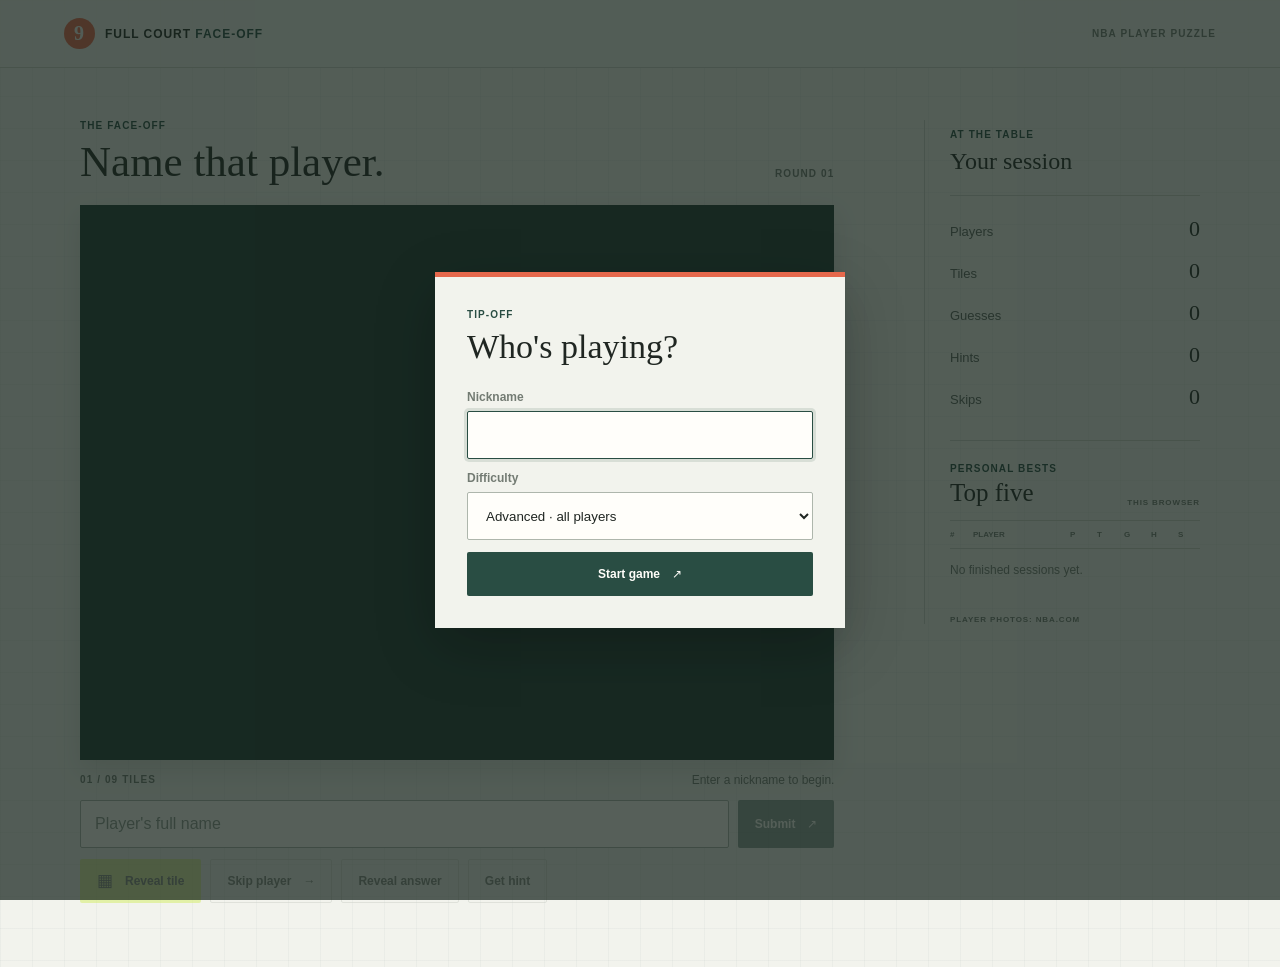
<file: docs/index.html>
<!doctype html>
<html lang="en">
  <head>
    <meta charset="utf-8" />
    <meta name="viewport" content="width=device-width, initial-scale=1" />
    <meta name="theme-color" content="#f2f3ed" />
    <meta
      name="description"
      content="A browser-based NBA player face puzzle. Reveal tiles and name the player."
    />
    <title>Full Court Face-Off</title>
    <link rel="stylesheet" href="styles.css" />
    <script src="game.js" defer></script>
  </head>
  <body>
    <header class="topbar">
      <a class="wordmark" href="./" aria-label="Full Court Face-Off home">
        <span class="wordmark-mark" aria-hidden="true">9</span>
        <span>FULL COURT <b>FACE-OFF</b></span>
      </a>
      <span class="topbar-note">NBA PLAYER PUZZLE</span>
    </header>

    <main class="layout">
      <section class="game" aria-labelledby="page-title">
        <div class="game-heading">
          <div>
            <p class="eyebrow">THE FACE-OFF</p>
            <h1 id="page-title">Name that player.</h1>
          </div>
          <p class="round-label" id="round-label">ROUND 01</p>
        </div>

        <div class="board-wrap">
          <div class="board" id="board" role="img" aria-label="Hidden NBA player face puzzle"></div>
          <div class="photo-message" id="photo-message" hidden></div>
        </div>

        <div class="board-meta">
          <span id="tile-count">01 / 09 TILES</span>
          <span class="live-status" id="status" aria-live="polite">Enter a nickname to begin.</span>
        </div>

        <form class="guess-form" id="guess-form">
          <label class="visually-hidden" for="guess-input">Player name</label>
          <input
            id="guess-input"
            name="guess"
            type="text"
            placeholder="Player's full name"
            autocomplete="off"
            maxlength="60"
            disabled
          />
          <button class="button button-primary" id="submit-button" type="submit" disabled>
            Submit <span aria-hidden="true">↗</span>
          </button>
        </form>

        <div class="game-actions">
          <button class="button button-reveal" id="reveal-button" type="button" disabled>
            <span class="reveal-icon" aria-hidden="true">▦</span> Reveal tile
          </button>
          <button class="button button-quiet" id="skip-button" type="button" disabled>
            Skip player <span aria-hidden="true">→</span>
          </button>
          <button class="button button-quiet" id="reveal-answer-button" type="button" disabled>
            Reveal answer
          </button>
          <button class="button button-quiet" id="hint-button" type="button" disabled>
            Get hint
          </button>
        </div>

        <div class="round-actions" id="round-actions" hidden>
          <button class="button button-primary" id="next-button" type="button">Next player</button>
          <button class="button button-quiet" id="finish-button" type="button">Finish session</button>
        </div>
      </section>

      <aside class="scoreboard" aria-label="Session scoreboard">
        <section class="player-block">
          <p class="eyebrow">AT THE TABLE</p>
          <p class="player-name" id="nickname-display">Your session</p>
        </section>

        <section class="stats-block" aria-label="Current session statistics">
          <div class="stat-line"><span>Players</span><strong id="solved-count">0</strong></div>
          <div class="stat-line"><span>Tiles</span><strong id="pieces-count">0</strong></div>
          <div class="stat-line"><span>Guesses</span><strong id="guess-count">0</strong></div>
          <div class="stat-line"><span>Hints</span><strong id="hints-count">0</strong></div>
          <div class="stat-line"><span>Skips</span><strong id="skips-count">0</strong></div>
        </section>

        <section class="leaderboard" aria-labelledby="leaderboard-title">
          <div class="leaderboard-heading">
            <div>
              <p class="eyebrow">PERSONAL BESTS</p>
              <h2 id="leaderboard-title">Top five</h2>
            </div>
            <span class="local-label" id="leaderboard-scope">THIS BROWSER</span>
          </div>
          <div id="leaderboard-rows" class="leaderboard-rows"></div>
        </section>

        <p class="credit" id="photo-credit">PLAYER PHOTOS: NBA.COM</p>
      </aside>
    </main>

    <div class="overlay" id="name-overlay" role="dialog" aria-modal="true" aria-labelledby="welcome-title">
      <form class="name-dialog" id="name-form">
        <p class="eyebrow">TIP-OFF</p>
        <h2 id="welcome-title">Who's playing?</h2>
        <label for="nickname-input">Nickname</label>
        <input id="nickname-input" name="nickname" type="text" maxlength="24" autocomplete="nickname" required />
        <label for="difficulty-input">Difficulty</label>
        <select id="difficulty-input" name="difficulty">
          <option value="starters">Starters · 15+ career PPG</option>
          <option value="advanced" selected>Advanced · all players</option>
        </select>
        <button class="button button-primary" type="submit">Start game <span aria-hidden="true">↗</span></button>
      </form>
    </div>

    <div class="overlay" id="hint-overlay" role="dialog" aria-modal="true" aria-labelledby="hint-title" hidden>
      <div class="name-dialog">
        <p class="eyebrow">ONE ANSWER IS CORRECT</p>
        <h2 id="hint-title">Choose a player</h2>
        <div id="hint-options" class="hint-options"></div>
        <button class="button button-quiet" id="close-hint-button" type="button">Close</button>
      </div>
    </div>

    <section class="session-finished" id="session-finished" aria-labelledby="finished-title" hidden>
      <div class="finished-content">
        <p class="eyebrow">FINAL BUZZER</p>
        <h2 id="finished-title">Session complete.</h2>
        <p id="final-score"></p>
        <h3>Top five on this browser</h3>
        <div id="final-leaderboard" class="leaderboard-rows"></div>
        <button class="button button-primary" id="new-session-button" type="button">Play again</button>
      </div>
    </section>
  </body>
</html>
</file>
<file: docs/styles.css>
:root {
  color-scheme: light;
  --paper: #f2f3ed;
  --ink: #202622;
  --muted: #737b73;
  --line: #cdd1c8;
  --court: #294d43;
  --court-deep: #1d3831;
  --lime: #d3ef64;
  --coral: #e6684c;
  --white: #fffefa;
  font-family: "Trebuchet MS", "Segoe UI", sans-serif;
  font-synthesis: none;
  text-rendering: optimizeLegibility;
}

* { box-sizing: border-box; }

body {
  min-width: 320px;
  min-height: 100vh;
  margin: 0;
  color: var(--ink);
  background-color: var(--paper);
  background-image: linear-gradient(rgba(41, 77, 67, 0.035) 1px, transparent 1px),
    linear-gradient(90deg, rgba(41, 77, 67, 0.035) 1px, transparent 1px);
  background-size: 32px 32px;
}

button, input { font: inherit; }
button { cursor: pointer; }
button:disabled { cursor: not-allowed; opacity: 0.5; }
[hidden] { display: none !important; }

.topbar {
  height: 68px;
  padding: 0 clamp(20px, 5vw, 72px);
  display: flex;
  align-items: center;
  justify-content: space-between;
  border-bottom: 1px solid var(--line);
  background: rgba(242, 243, 237, 0.88);
}

.wordmark {
  display: inline-flex;
  gap: 10px;
  align-items: center;
  color: var(--ink);
  text-decoration: none;
  font-size: 12px;
  font-weight: 800;
  letter-spacing: 0.08em;
}

.wordmark b { color: var(--court); }
.wordmark-mark {
  width: 31px;
  height: 31px;
  display: grid;
  place-items: center;
  color: var(--paper);
  background: var(--coral);
  border-radius: 50%;
  font-family: Georgia, serif;
  font-size: 20px;
}

.topbar-note, .eyebrow, .round-label, .board-meta, .local-label, .credit {
  font-size: 10px;
  font-weight: 800;
  letter-spacing: 0.11em;
}

.topbar-note, .round-label, .local-label, .credit { color: var(--muted); }

.layout {
  width: min(1120px, calc(100% - 48px));
  min-height: calc(100vh - 68px);
  margin: 0 auto;
  padding: 52px 0 64px;
  display: grid;
  grid-template-columns: minmax(0, 1fr) 276px;
  gap: clamp(36px, 7vw, 90px);
  align-items: start;
}

.game { min-width: 0; }
.game-heading { display: flex; justify-content: space-between; align-items: end; margin-bottom: 20px; }
.eyebrow { margin: 0 0 8px; color: var(--court); }
h1, h2, h3, p { margin-top: 0; }
h1, .name-dialog h2, .finished-content h2 {
  margin-bottom: 0;
  font-family: Georgia, "Times New Roman", serif;
  font-weight: 500;
  letter-spacing: 0;
}
h1 { font-size: clamp(30px, 4vw, 43px); line-height: 1.07; }
.round-label { margin: 0 0 6px; white-space: nowrap; }

.board-wrap {
  position: relative;
  overflow: hidden;
  width: 100%;
  aspect-ratio: 1.36;
  background: var(--court-deep);
  border: 7px solid var(--court-deep);
  box-shadow: 0 10px 24px rgba(32, 38, 34, 0.13);
}

.board { position: absolute; inset: 0; display: grid; grid-template: repeat(3, 1fr) / repeat(3, 1fr); gap: 3px; }
.tile {
  position: relative;
  overflow: hidden;
  background-color: #31574b;
  background-repeat: no-repeat;
  transition: filter 240ms ease, transform 240ms ease;
}
.tile.is-hidden { background-image: repeating-linear-gradient(135deg, #31574b 0 8px, #294d43 8px 16px) !important; }
.tile.is-hidden::after {
  content: "?";
  position: absolute;
  inset: 0;
  display: grid;
  place-items: center;
  color: rgba(242, 243, 237, 0.82);
  font-family: Georgia, serif;
  font-size: clamp(23px, 5vw, 42px);
}
.tile.is-revealed { animation: reveal 330ms cubic-bezier(0.2, 0.8, 0.2, 1) both; }
@keyframes reveal { from { opacity: 0.25; transform: scale(0.97); } to { opacity: 1; transform: scale(1); } }

.photo-message {
  position: absolute;
  inset: auto 12px 12px;
  padding: 11px 14px;
  color: var(--white);
  background: rgba(29, 56, 49, 0.95);
  font-size: 13px;
  line-height: 1.4;
}

.board-meta { min-height: 40px; display: flex; align-items: center; justify-content: space-between; gap: 14px; color: var(--muted); }
.live-status { text-align: right; font-size: 12px; font-weight: 500; letter-spacing: 0; }
.live-status.is-correct { color: #236449; font-weight: 800; }
.live-status.is-wrong { color: #a63e2b; }

.guess-form { display: flex; gap: 9px; }
.guess-form input, .name-dialog input, .name-dialog select {
  min-width: 0;
  height: 48px;
  padding: 0 14px;
  color: var(--ink);
  background: var(--white);
  border: 1px solid #aeb6ac;
  border-radius: 2px;
  outline: none;
}
.guess-form input { flex: 1; }
.guess-form input:focus, .name-dialog input:focus, .name-dialog select:focus { border-color: var(--court); box-shadow: 0 0 0 3px rgba(41, 77, 67, 0.13); }
.guess-form input::placeholder { color: #919990; }

.button {
  min-height: 44px;
  display: inline-flex;
  justify-content: center;
  align-items: center;
  gap: 12px;
  padding: 0 16px;
  border: 1px solid transparent;
  border-radius: 2px;
  font-size: 12px;
  font-weight: 800;
  transition: background-color 140ms ease, color 140ms ease, transform 140ms ease;
}
.button:not(:disabled):active { transform: translateY(1px); }
.button-primary { color: var(--white); background: var(--court); }
.button-primary:not(:disabled):hover { background: var(--court-deep); }
.button-reveal { color: var(--ink); background: var(--lime); }
.button-reveal:not(:disabled):hover { background: #c7e34e; }
.button-quiet { color: var(--ink); background: transparent; border-color: var(--line); }
.button-quiet:not(:disabled):hover { background: rgba(255, 254, 250, 0.75); }
.game-actions, .round-actions { display: flex; gap: 9px; margin-top: 11px; }
.round-actions { padding-top: 12px; border-top: 1px solid var(--line); }
.reveal-icon { font-size: 17px; line-height: 1; }

.scoreboard { padding: 9px 0 0 25px; border-left: 1px solid var(--line); }
.player-block { padding-bottom: 20px; border-bottom: 1px solid var(--line); }
.player-name { margin: 0; overflow-wrap: anywhere; font-family: Georgia, serif; font-size: 24px; }
.stats-block { padding: 12px 0 22px; border-bottom: 1px solid var(--line); }
.stat-line { display: flex; justify-content: space-between; align-items: baseline; padding: 8px 0; color: #59615a; font-size: 13px; }
.stat-line strong { color: var(--ink); font-family: Georgia, serif; font-size: 22px; font-weight: 500; }
.leaderboard { padding-top: 22px; }
.leaderboard-heading { display: flex; justify-content: space-between; align-items: end; gap: 10px; margin-bottom: 13px; }
.leaderboard-heading .eyebrow { margin-bottom: 5px; }
.leaderboard h2 { margin: 0; font-family: Georgia, serif; font-size: 25px; font-weight: 500; }
.local-label { font-size: 8px; white-space: nowrap; }
.leaderboard-rows { border-top: 1px solid var(--line); }
.leader-row { min-height: 36px; display: grid; grid-template-columns: 18px minmax(48px, 1fr) repeat(5, 22px); gap: 5px; align-items: center; border-bottom: 1px solid var(--line); font-size: 10px; }
.leader-header { min-height: 28px; color: var(--muted); font-size: 8px; font-weight: 800; }
.leader-rank { color: var(--muted); font-variant-numeric: tabular-nums; }
.leader-name { overflow: hidden; text-overflow: ellipsis; white-space: nowrap; }
.leader-score { text-align: right; font-weight: 800; font-variant-numeric: tabular-nums; }
.leader-empty { padding: 14px 0; color: var(--muted); font-size: 12px; }
.credit { margin: 24px 0 0; font-size: 8px; }
.credit a { color: var(--court); text-decoration-thickness: 1px; text-underline-offset: 2px; }

.overlay, .session-finished { position: fixed; z-index: 5; inset: 0; display: grid; place-items: center; padding: 20px; background: rgba(22, 35, 29, 0.72); }
.name-dialog, .finished-content { width: min(100%, 410px); padding: 32px; background: var(--paper); border-top: 5px solid var(--coral); box-shadow: 0 18px 56px rgba(0, 0, 0, 0.23); }
.name-dialog h2, .finished-content h2 { margin-bottom: 24px; font-size: 34px; }
.name-dialog label { display: block; margin: 0 0 7px; color: var(--muted); font-size: 12px; font-weight: 700; }
.name-dialog input { width: 100%; margin-bottom: 12px; }
.name-dialog select { width: 100%; margin-bottom: 12px; }
.name-dialog .button { width: 100%; }
.finished-content > p:not(.eyebrow) { color: #59615a; font-size: 14px; line-height: 1.5; }
.finished-content h3 { margin: 25px 0 9px; font-family: Georgia, serif; font-size: 18px; font-weight: 500; }
.finished-content .button { width: 100%; margin-top: 22px; }
.hint-options { display: grid; gap: 8px; margin: 0 0 14px; }
.hint-option { width: 100%; justify-content: flex-start; color: var(--ink); background: var(--white); border-color: var(--line); text-align: left; }
.hint-option:not(:disabled):hover { background: var(--lime); }
.visually-hidden { position: absolute; width: 1px; height: 1px; overflow: hidden; clip: rect(0, 0, 0, 0); white-space: nowrap; }

@media (max-width: 760px) {
  .topbar { height: 58px; padding: 0 18px; }
  .topbar-note { font-size: 8px; }
  .layout { width: min(100% - 36px, 560px); min-height: auto; padding: 32px 0 44px; grid-template-columns: 1fr; gap: 38px; }
  .scoreboard { padding: 0; border-left: 0; }
  .stats-block { display: grid; grid-template-columns: repeat(5, minmax(0, 1fr)); gap: 6px; }
  .stat-line { flex-direction: column-reverse; gap: 2px; align-items: flex-start; }
  .stat-line span { font-size: 10px; }
  .stat-line strong { font-size: 19px; }
  .leaderboard-heading { max-width: 420px; }
  .leaderboard-rows { max-width: 420px; }
}

@media (max-width: 420px) {
  .layout { width: calc(100% - 28px); padding-top: 24px; }
  .game-heading { margin-bottom: 14px; }
  h1 { font-size: 30px; }
  .round-label { font-size: 8px; }
  .board-wrap { border-width: 5px; }
  .board-meta { align-items: flex-start; padding-top: 10px; font-size: 8px; }
  .live-status { max-width: 58%; font-size: 11px; }
  .guess-form { gap: 6px; }
  .guess-form input { height: 44px; padding: 0 10px; font-size: 13px; }
  .guess-form .button { padding: 0 11px; }
  .game-actions .button, .round-actions .button { flex: 1; padding: 0 10px; }
  .name-dialog, .finished-content { padding: 25px; }
}

@media (prefers-reduced-motion: reduce) {
  *, *::before, *::after { scroll-behavior: auto !important; animation-duration: 0.01ms !important; transition-duration: 0.01ms !important; }
}
</file>
